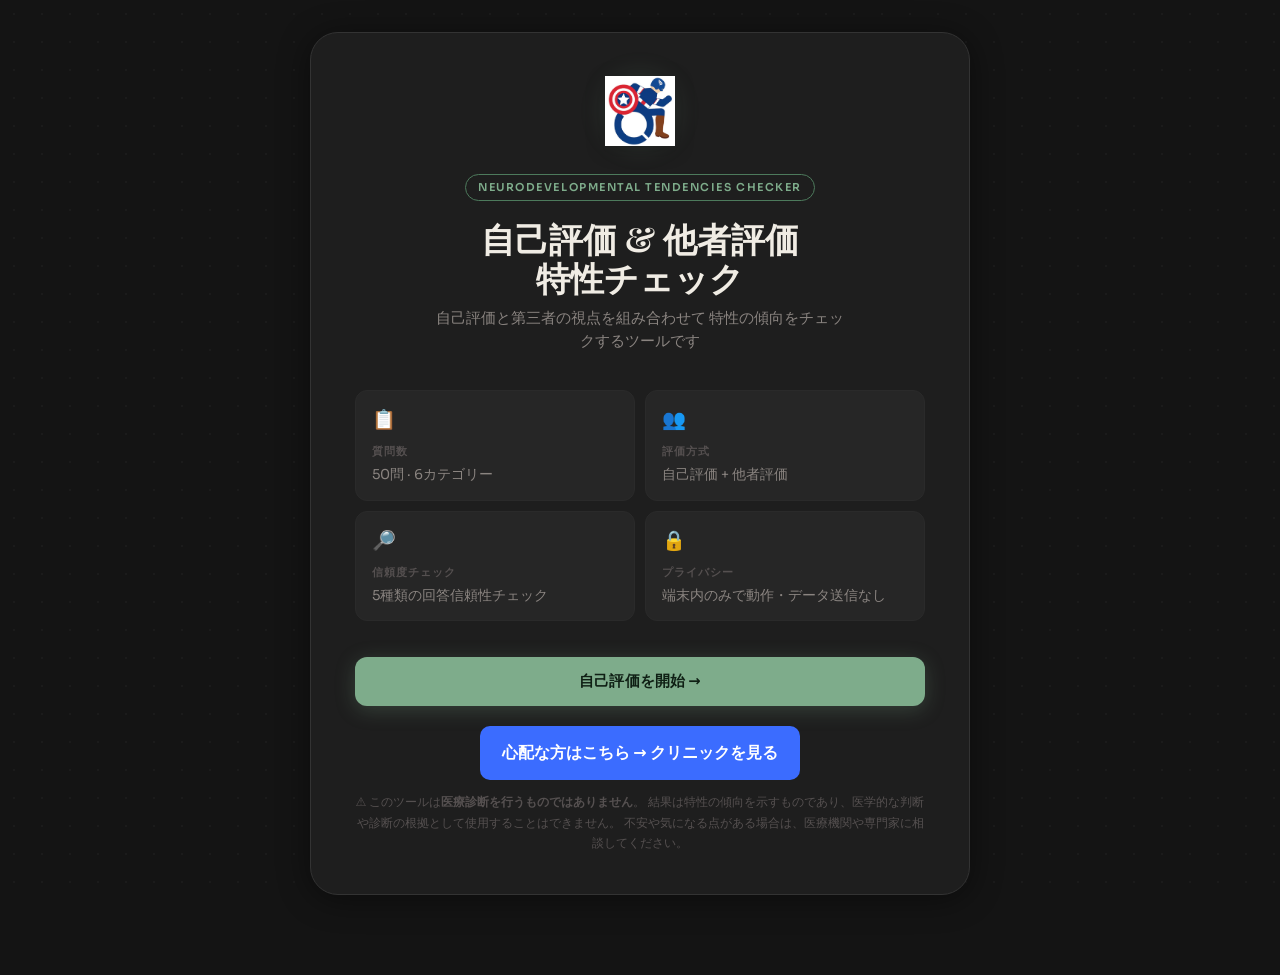
<file: index.html>
<!DOCTYPE html>
<html lang="ja">
<head>
  <meta charset="UTF-8" />
  <meta name="viewport" content="width=device-width, initial-scale=1.0" />
  <title>Self &amp; Other Evaluation — Neurodevelopmental Traits Checker</title>
  <link rel="stylesheet" href="style.css" />
</head>
<body>

  <!-- ══════════════════════════════════════════════════════════
       SCREEN 1 — START
  ══════════════════════════════════════════════════════════ -->
  <div id="screen-start" class="screen active">
    <div class="card">

     <div class="logo-mark">
  <img src="images/team.jpg" alt="logo">
</div>

      <span class="start-tag">Neurodevelopmental Tendencies Checker</span>

      <h1 class="start-title">自己評価 &amp; 他者評価<br>特性チェック</h1>
      <p class="start-subtitle">
        自己評価と第三者の視点を組み合わせて
        特性の傾向をチェックするツールです
      </p>

      <!-- Feature grid -->
      <div class="info-grid">
        <div class="info-item">
          <div class="info-icon">📋</div>
          <div class="info-label">質問数</div>
          <div class="info-value">50問 · 6カテゴリー</div>
        </div>
        <div class="info-item">
          <div class="info-icon">👥</div>
          <div class="info-label">評価方式</div>
          <div class="info-value">自己評価 + 他者評価</div>
        </div>
        <div class="info-item">
          <div class="info-icon">🔎</div>
          <div class="info-label">信頼度チェック</div>
          <div class="info-value">5種類の回答信頼性チェック</div>
        </div>
        <div class="info-item">
          <div class="info-icon">🔒</div>
          <div class="info-label">プライバシー</div>
          <div class="info-value">端末内のみで動作・データ送信なし</div>
        </div>
      </div>

      <!-- CTA -->
      <button class="btn-primary btn-full" onclick="startSelfEvaluation()">
        自己評価を開始 →
      </button>

      <div class="clinic-link-wrap">
  <a href="web.html" class="clinic-button">
    心配な方はこちら → クリニックを見る
  </a>
</div>

      <p class="start-disclaimer mt-12">
⚠ このツールは<strong>医療診断を行うものではありません</strong>。
結果は特性の傾向を示すものであり、医学的な判断や診断の根拠として使用することはできません。
不安や気になる点がある場合は、医療機関や専門家に相談してください。
</p>

    </div>
  </div>


  <!-- ══════════════════════════════════════════════════════════
       SCREEN 2 — QUESTION (shared by self & other phases)
  ══════════════════════════════════════════════════════════ -->
  <div id="screen-question" class="screen">
    <div class="card">

      <!-- Top bar -->
      <div class="q-topbar">
        <span id="phase-label" class="phase-label">自己評価</span>

        <div class="q-controls">
          <button id="back-btn" onclick="goBack()" style="visibility:hidden;">← 戻る</button>

          <button id="exit-btn" class="exit-btn" onclick="showExitModal()">
            終了
          </button>
        </div>
      </div>

      <!-- Progress -->
      <div class="progress-wrap">
        <div class="progress-bar">
          <div id="progress-fill" class="progress-fill"></div>
        </div>
        <div id="progress-text" class="progress-text">1 / 57</div>
      </div>

      <!-- Category badge -->
      <span id="category-badge" class="category-badge" data-cat="ADHD">⚡ ADHD 傾向</span>

      <!-- Question -->
      <p id="question-text" class="question-text">Loading…</p>

      <!-- Scale labels -->
      <div class="scale-labels">
        <span>全く当てはまらない</span>
        <span>あまり当てはまらない</span>
        <span>どちらとも言えない</span>
        <span>やや当てはまる</span>
        <span>当てはまる</span>
      </div>

      <!-- Answer buttons (1–5) -->
      <div class="answer-buttons">
        <button class="answer-btn" data-value="1" onclick="selectAnswer(1)">
          <span class="btn-num">1</span>
          <span class="btn-label">全く当てはまらない</span>
        </button>
        <button class="answer-btn" data-value="2" onclick="selectAnswer(2)">
          <span class="btn-num">2</span>
          <span class="btn-label">あまり当てはまらない</span>
        </button>
        <button class="answer-btn" data-value="3" onclick="selectAnswer(3)">
          <span class="btn-num">3</span>
          <span class="btn-label">どちらとも言えない</span>
        </button>
        <button class="answer-btn" data-value="4" onclick="selectAnswer(4)">
          <span class="btn-num">4</span>
          <span class="btn-label">やや当てはまる</span>
        </button>
        <button class="answer-btn" data-value="5" onclick="selectAnswer(5)">
          <span class="btn-num">5</span>
          <span class="btn-label">当てはまる</span>
        </button>
      </div>

    </div>
  </div>


  <!-- ══════════════════════════════════════════════════════════
       SCREEN 3 — TRANSITION
  ══════════════════════════════════════════════════════════ -->
  <div id="screen-transition" class="screen">
    <div class="card">

      <div class="tr-icon">🤝</div>
      <h2 class="tr-title">自己評価が完了しました</h2>
      <p class="tr-body">
        次に、この端末を <strong>友人・家族・パートナーなど</strong> あなたのことをよく知っている人に渡してください。 その方が <em>あなた</em>について同じ質問に回答します。
      </p>

      <ul class="tr-steps">
        <li>この人について、<strong>実際に見て感じた印象</strong>をもとに回答してください。</li>
        <li><strong>正直な印象</strong>で回答してください。正解・不正解はありません。</li>
        <li>迷った場合は、観察していて<strong>最も近いと感じる選択肢</strong>を選んでください。</li>
        <li>回答データは<strong>この端末内のみに保存</strong>され、外部へ送信されることはありません。</li>
      </ul>

      <button class="btn-primary btn-full" onclick="startOtherEvaluation()">
        他者評価を開始 →
      </button>
      <button class="btn-ghost btn-full" onclick="finishSelfOnly()">
  自己評価のみで結果を見る →
</button>
    </div>
  </div>


  <!-- ══════════════════════════════════════════════════════════
       SCREEN 4 — RESULTS
  ══════════════════════════════════════════════════════════ -->
  <div id="screen-results" class="screen">
    <div class="card">

      <!-- Header -->
      <div class="res-header">
        <div class="res-title-row">
          <span class="res-icon">📊</span>
          <h2 class="res-main-title">診断結果</h2>
        </div>
        <p class="res-subtitle">
          この結果は <em>特性の傾向を示すものであって</em>診断ではありません。
        </p>

        <!-- Legend -->
        <div class="score-legend">
          <span class="legend-item">
            <span class="legend-dot self"></span> 自己評価 (緑)
          </span>
          <span class="legend-item">
            <span class="legend-dot other"></span> 他者評価 (青)
          </span>
        </div>
      </div>

      <!-- ── Injected by result.js ─────────────────────────── -->
      <div id="results-content"></div>
      <!-- ───────────────────────────────────────────────────── -->

      <!-- Safety disclaimer — always shown -->
      <div class="safety-notice">
        <div class="safety-title">⚠ 重要な注意</div>
        <p>
このツールは<strong>医療診断ではありません</strong>。
結果は自己評価と他者評価に基づいた
「特性の傾向」を示すものであり、
専門的な診断の代わりにはなりません。

もし結果によって不安や困りごとがある場合は、
医療機関や専門家に相談することをおすすめします。
</p>
      </div>

      <!-- Restart -->
       <div class="clinic-link-wrap">
  <a href="web.html" class="clinic-button">
    結果が気になる方はこちら → 専門医に相談
  </a>
</div>
      <div class="res-footer">
        <button class="btn-ghost" onclick="restartApp()">↩ もう一度診断する</button>
      </div>

    </div>
  </div>


  <!-- ══════════════════════════════════════════════════════════
       EXIT MODAL
  ══════════════════════════════════════════════════════════ -->
  <div id="exit-modal-overlay" class="modal-overlay" onclick="handleOverlayClick(event)">
    <div class="modal-card">
      <div class="modal-icon">⏸</div>
      <h2 class="modal-title">診断を中断しますか？</h2>
      <p class="modal-body">
        現在の回答データを使って結果を表示するか、<br>ホームに戻ることができます。
      </p>

      <div class="modal-actions">

        <!-- Option 1: View results with current answers -->
        <button class="modal-btn modal-btn-primary" onclick="exitToResults()">
          <span class="modal-btn-icon">📊</span>
          <span class="modal-btn-text">
            <span class="modal-btn-label">診断結果を見る</span>
            <span class="modal-btn-sub">これまでの回答で結果を表示</span>
          </span>
        </button>

        <!-- Option 2: Return home -->
        <button class="modal-btn modal-btn-ghost" onclick="exitToHome()">
          <span class="modal-btn-icon">🏠</span>
          <span class="modal-btn-text">
            <span class="modal-btn-label">ホームに戻る</span>
            <span class="modal-btn-sub">回答データをリセットして最初から</span>
          </span>
        </button>

        <!-- Option 3: Cancel -->
        <button class="modal-btn modal-btn-cancel" onclick="closeExitModal()">
          キャンセル
        </button>

      </div>
    </div>
  </div>


  <!-- ══════════════════════════════════════════════════════════
       SCRIPTS  (load order matters)
       1. questions.js  — all data & config
       2. result.js     — scoring & result rendering
       3. script.js     — app controller
  ══════════════════════════════════════════════════════════ -->
  <script src="questions.js"></script>
  <script src="result.js"></script>
  <script src="script.js"></script>

  <!--
    TIMING FIX:
    The self-phase elapsed time is recorded when endSelfPhase() is called.
    We patch it here after all scripts load so selfElapsed is captured correctly.
  -->
  <script>
    (function() {
      const _orig = endSelfPhase;
      window.endSelfPhase = function() {
        selfElapsed = Math.round((Date.now() - phaseStart) / 1000);
        _orig();
      };
    })();
  </script>

</body>
</html>
</file>
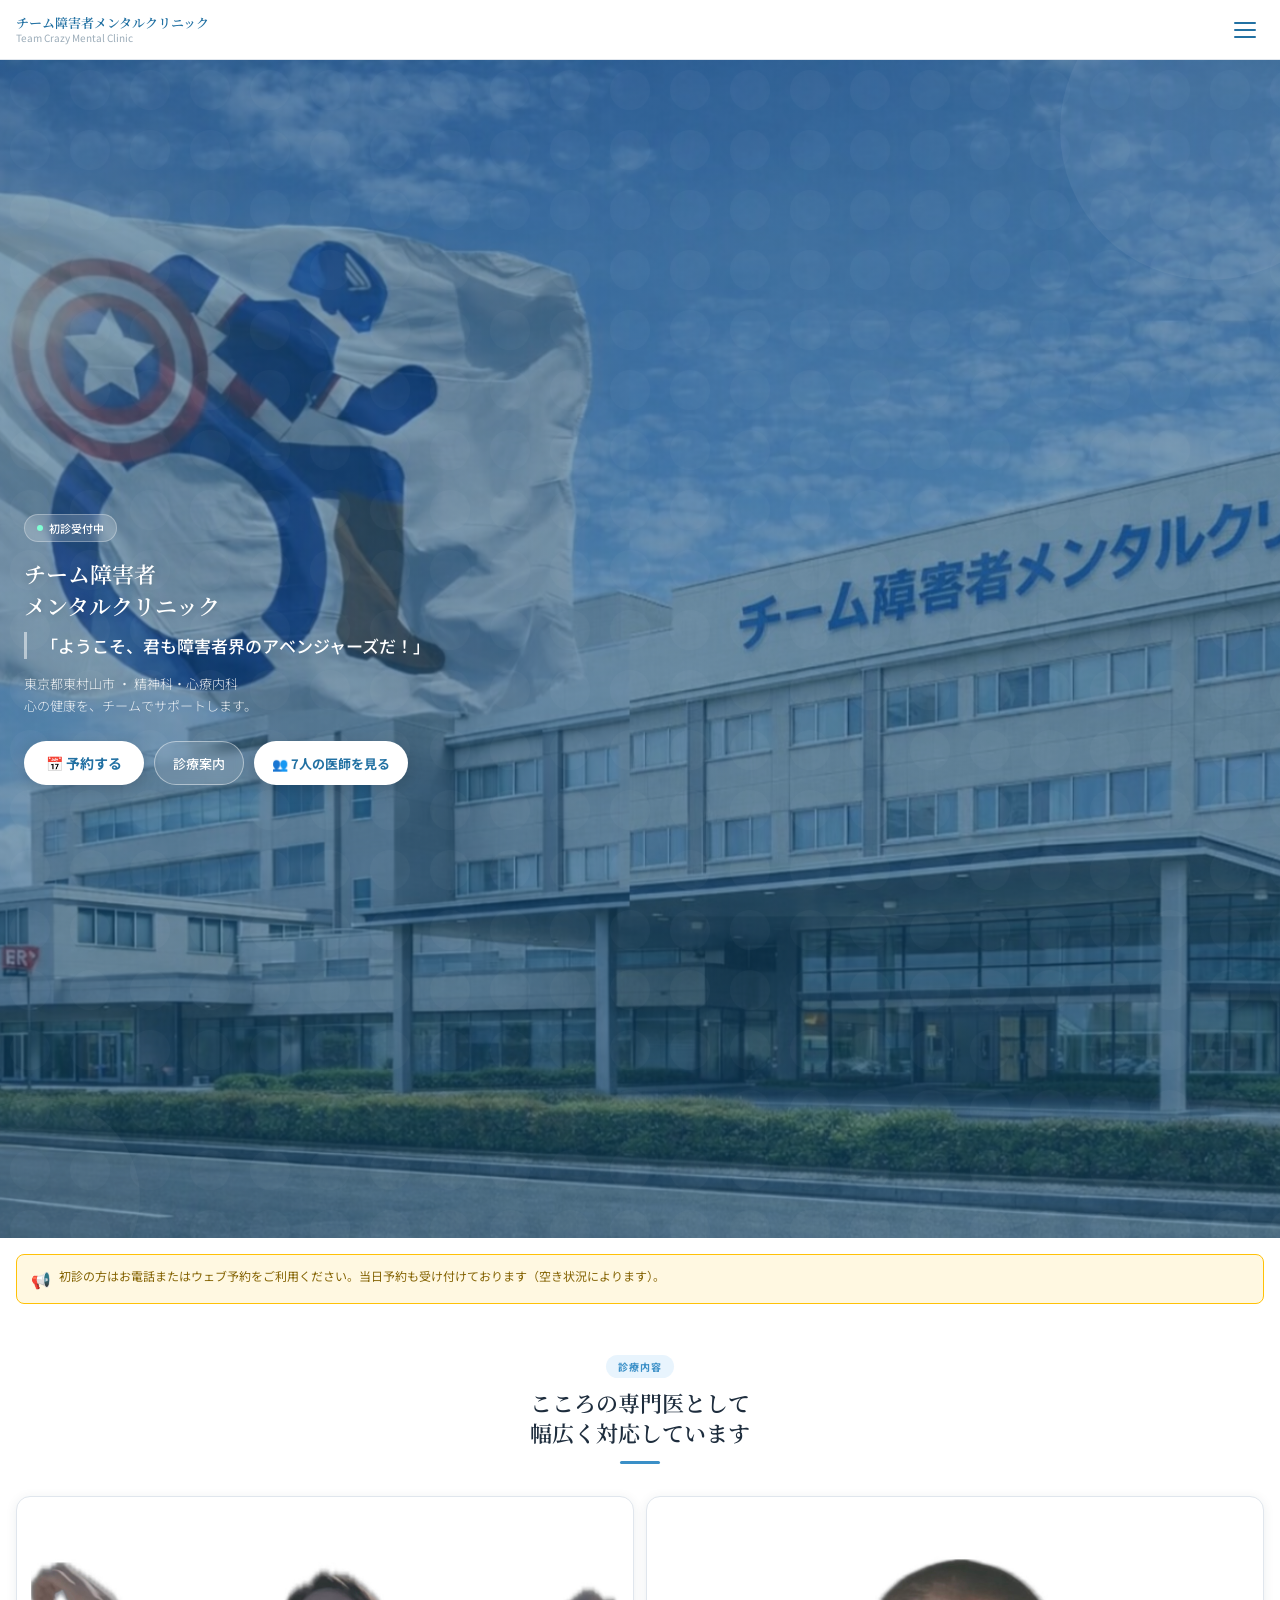
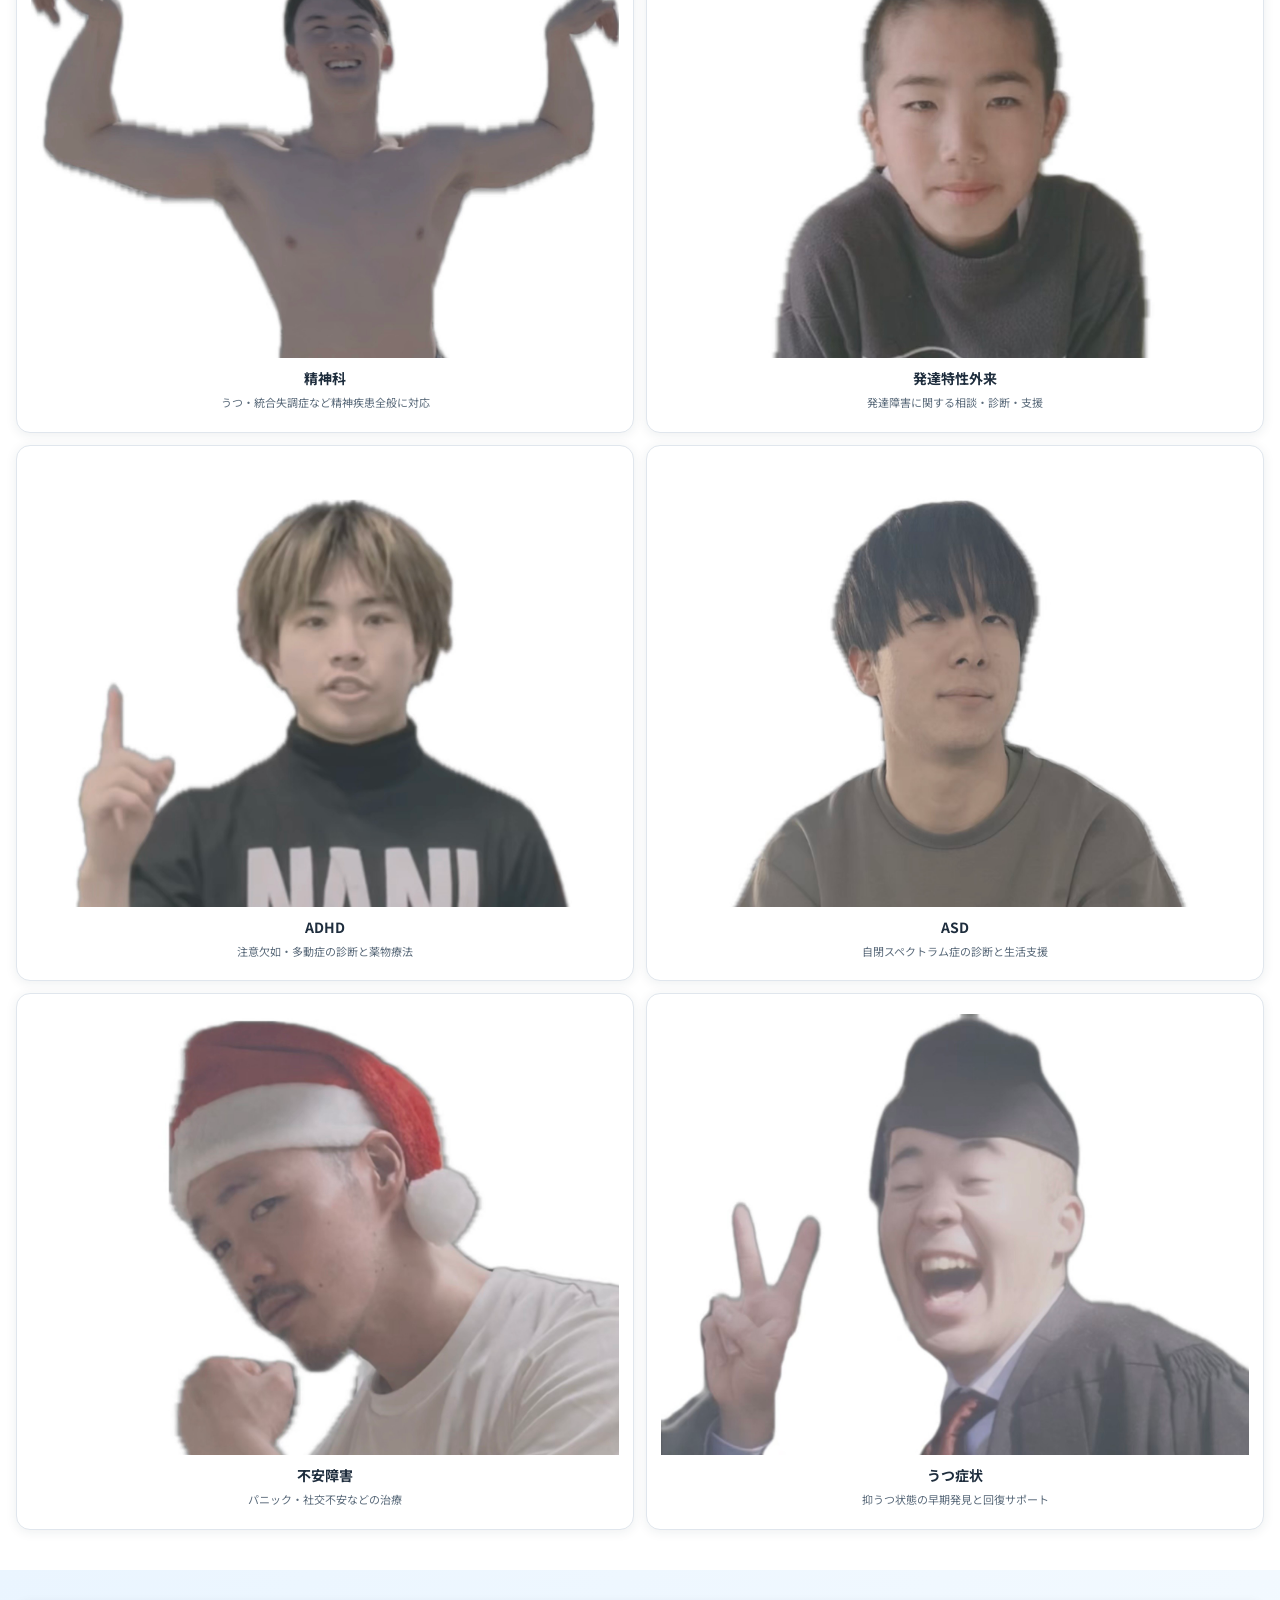
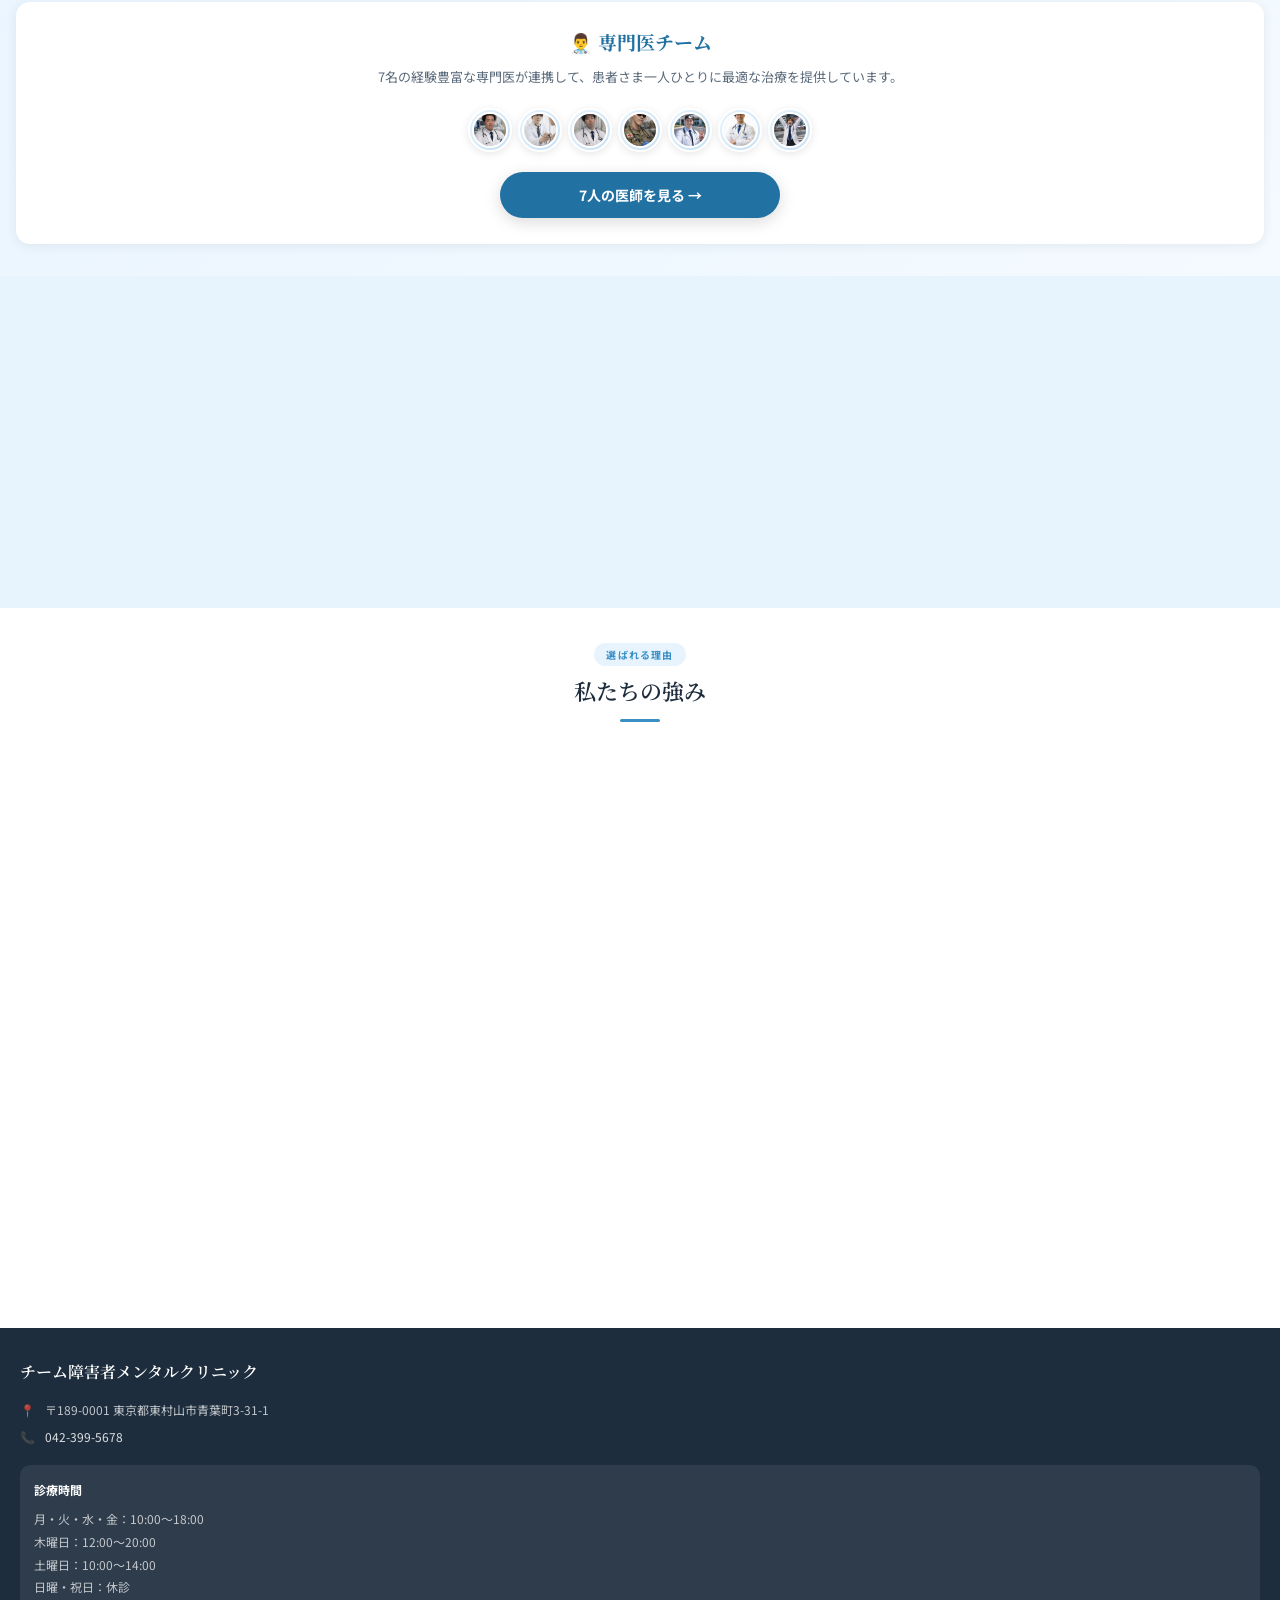
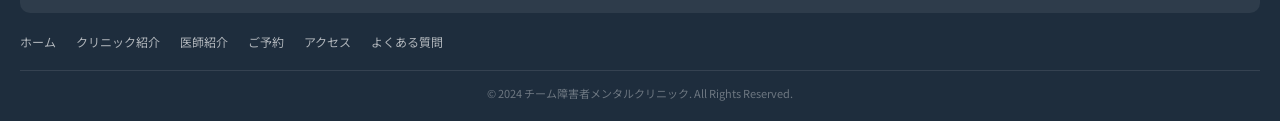
<file: web.html>
<!DOCTYPE html>
<html lang="ja">
<head>
<meta charset="UTF-8">
<meta name="viewport" content="width=device-width, initial-scale=1.0">
<title>チーム障害者メンタルクリニック</title>
<link rel="preconnect" href="https://fonts.googleapis.com">
<link href="https://fonts.googleapis.com/css2?family=Noto+Sans+JP:wght@300;400;500;700&family=Noto+Serif+JP:wght@400;600&display=swap" rel="stylesheet">
<link rel="stylesheet" href="web.css">
</head>
<body>


<!-- NAV -->
<nav>
  <div class="nav-logo">チーム障害者メンタルクリニック<span>Team Crazy Mental Clinic</span></div>
  <button class="nav-menu-btn" id="menuBtn" aria-label="メニュー">
    <span></span><span></span><span></span>
  </button>
</nav>
<div class="nav-drawer" id="navDrawer">
  <a href="#" onclick="showPage('home')" class="nav-link active" data-page="home"><span class="nav-icon">🏠</span>ホーム</a>
  <a href="#" onclick="showPage('clinic')" class="nav-link" data-page="clinic"><span class="nav-icon">🏥</span>クリニック紹介</a>
  <a href="#" onclick="showPage('doctors')" class="nav-link" data-page="doctors"><span class="nav-icon">👨‍⚕️</span>医師紹介</a>
  <a href="#" onclick="showPage('appointment')" class="nav-link" data-page="appointment"><span class="nav-icon">📅</span>ご予約</a>
  <a href="#" onclick="showPage('access')" class="nav-link" data-page="access"><span class="nav-icon">📍</span>アクセス</a>
  <a href="#" onclick="showPage('faq')" class="nav-link" data-page="faq"><span class="nav-icon">❓</span>よくある質問</a>
</div>

<!-- ══════ HOME ══════ -->
<div class="page active" id="page-home">
  <div class="hero">
    <div class="hero-bg"></div>
    <div class="hero-shapes"></div>
    <div class="hero-content hero-parallax">
      <div class="hero-badge"><span class="hero-dot"></span>初診受付中</div>
      <h1>チーム障害者<br>メンタルクリニック</h1>
      <div class="hero-quote">「ようこそ、君も障害者界のアベンジャーズだ！」</div>
      <p class="hero-sub">東京都東村山市 ・ 精神科・心療内科<br>心の健康を、チームでサポートします。</p>
      <div class="hero-btns">
        <button class="btn-white" onclick="showPage('appointment')">📅 予約する</button>
        <button class="btn-ghost" onclick="showPage('clinic')">診療案内</button>
        <button class="btn-white" onclick="showPage('doctors')" style="font-size:13px;padding:11px 18px;">👥 7人の医師を見る</button>
      </div>
    </div>
  </div>

  <div class="notice-bar reveal"><span style="font-size:16px;flex-shrink:0;">📢</span><span>初診の方はお電話またはウェブ予約をご利用ください。当日予約も受け付けております（空き状況によります）。</span></div>

  <div class="section-header reveal">
    <span class="section-label">診療内容</span>
    <h2 class="section-title">こころの専門医として<br>幅広く対応しています</h2>
    <div class="section-line"></div>
  </div>
  <div class="services-grid">
    <div class="service-card reveal reveal-delay-1"><div class="service-icon">
         <img src="images/jo.jpg">
    </div>
    <div class="service-name">精神科</div><div class="service-desc">うつ・統合失調症など精神疾患全般に対応</div></div>
    <div class="service-card reveal reveal-delay-2"><div class="service-icon">
         <img src="images/utsu.jpg">
    </div>
    <div class="service-name">発達特性外来</div><div class="service-desc">発達障害に関する相談・診断・支援</div></div>
    <div class="service-card reveal reveal-delay-3"><div class="service-icon">
         <img src="images/ari.jpg">
    </div>
    <div class="service-name">ADHD</div><div class="service-desc">注意欠如・多動症の診断と薬物療法</div></div>
    <div class="service-card reveal reveal-delay-4"><div class="service-icon">
         <img src="images/pin.jpg">
    </div>
    <div class="service-name">ASD</div><div class="service-desc">自閉スペクトラム症の診断と生活支援</div></div>
    <div class="service-card reveal reveal-delay-1"><div class="service-icon">
         <img src="images/take.jpg">
    </div>
    <div class="service-name">不安障害</div><div class="service-desc">パニック・社交不安などの治療</div></div>
    <div class="service-card reveal reveal-delay-2"><div class="service-icon">
         <img src="images/go.jpg">
    </div>
    <div class="service-name">うつ症状</div><div class="service-desc">抑うつ状態の早期発見と回復サポート</div></div>
  </div>

  <!-- DOCTORS TEASER -->
  <div class="doctors-teaser">
    <div class="doctors-teaser-card reveal">
      <h3>👨‍⚕️ 専門医チーム</h3>
      <p>7名の経験豊富な専門医が連携して、患者さま一人ひとりに最適な治療を提供しています。</p>
      <div class="mini-avatars" id="miniAvatars"></div>
      <button class="btn-white" style="background:var(--blue-dark);color:white;border:none;padding:13px 32px;font-size:14px;border-radius:100px;font-weight:700;width:100%;max-width:280px;justify-content:center;" onclick="showPage('doctors')">
        7人の医師を見る →
      </button>
    </div>
  </div>

  <div class="intro-section">
    <div class="intro-inner reveal">
      <h3>🏥 クリニックについて</h3>
      <p>チーム障害者メンタルクリニックは、東京都東村山市に2018年に開設した精神科・心療内科専門クリニックです。</p>
      <p>「君も障害者界のアベンジャーズだ！」を合言葉に、経験豊富な医師チームが患者さま一人ひとりに寄り添った丁寧な診療を提供しています。</p>
      <p>お子さまから高齢者まで、幅広い年代の方々のこころの健康をサポートしています。</p>
      <div style="margin-top:16px;text-align:right;"><button onclick="showPage('clinic')" style="background:var(--blue-dark);color:white;border:none;border-radius:100px;padding:11px 20px;font-size:13px;font-weight:700;cursor:pointer;">詳しく見る →</button></div>
    </div>
  </div>

  <div class="features-wrap">
    <div class="section-header" style="padding:0 0 24px;">
      <span class="section-label">選ばれる理由</span>
      <h2 class="section-title">私たちの強み</h2>
      <div class="section-line"></div>
    </div>
    <div class="feature-item reveal"><div class="feature-icon-wrap">👥</div><div class="feature-text"><h4>7名の専門医チーム</h4><p>複数の専門医が連携して治療方針を検討。より適切な診断と治療を実現します。</p></div></div>
    <div class="feature-item reveal reveal-delay-1"><div class="feature-icon-wrap">🔒</div><div class="feature-text"><h4>プライバシーの徹底保護</h4><p>個室での診察と厳格な個人情報管理により、安心してご相談いただける環境を整えています。</p></div></div>
    <div class="feature-item reveal reveal-delay-2"><div class="feature-icon-wrap">🚃</div><div class="feature-text"><h4>駅から徒歩5分</h4><p>東村山駅から徒歩5分。アクセスしやすい立地で、通院の負担を軽減します。</p></div></div>
    <div class="feature-item reveal reveal-delay-3"><div class="feature-icon-wrap">💳</div><div class="feature-text"><h4>保険診療対応</h4><p>健康保険・自立支援医療制度に対応。金銭的な不安なく治療に専念できます。</p></div></div>
  </div>

  <div class="info-strip reveal">
    <div class="info-item"><span class="info-icon">📍</span><div class="info-text"><strong>所在地</strong><span>東京都東村山市青葉町3-31-1</span></div></div>
    <div class="info-item"><span class="info-icon">📞</span><div class="info-text"><strong>お電話</strong><span><a href="tel:0423995678" style="color:white;">042-399-5678</a></span></div></div>
    <div class="info-item"><span class="info-icon">⏰</span><div class="info-text"><strong>診療時間</strong><span>月火水金 10:00〜18:00 / 木 12:00〜20:00 / 土 10:00〜14:00</span></div></div>
  </div>
  <div id="footer-home"></div>
</div>

<!-- ══════ CLINIC ══════ -->
<div class="page" id="page-clinic">
  <div class="page-hero">
    <span class="section-label">クリニック紹介</span>
    <h2 class="section-title">私たちについて</h2>
  </div>
  <div style="padding:24px 16px 0;">
    <div class="clinic-card reveal">
      <h3>📝 院長メッセージ</h3>
      <p>このたびは、チーム障害者メンタルクリニックのホームページをご覧いただき、誠にありがとうございます。院長の阿部 巧真です。</p>
      <p>「こころの病気」は、誰にでも起こりうるものです。私もゴキブリと呼ばれ、殴られ蹴られ、おっぱいをニヤミスし、挙げ句の果てには告白した返事が返ってきません。当クリニックでは、受診の敷居をできる限り低くし、一人でも多くの方が早期に適切なサポートを受けられる環境づくりに努めています。</p>
      <p>「君も、障害者界のアベンジャーズだ！」——この言葉を胸に、スタッフ一同、患者さまに寄り添い続けます。どうぞ、気軽にご相談ください。</p>
      <div style="margin-top:14px;text-align:right;font-size:13px;color:var(--text-light);">院長　阿部 巧真</div>
    </div>
    <div class="clinic-card reveal">
      <h3>🌿 クリニック理念</h3>
      <p><strong style="color:var(--blue-dark);">「共に歩む、こころの医療」</strong></p>
      <div style="margin-top:14px;display:flex;flex-direction:column;gap:10px;">
        <div style="background:var(--light-blue);border-radius:10px;padding:14px;font-size:13px;"><strong style="color:var(--blue-dark);">① 傾聴と共感</strong><br><span style="color:var(--text-light);font-size:12px;">患者さまの声に耳を傾け、感情に寄り添った診療を行います。</span></div>
        <div style="background:var(--light-blue);border-radius:10px;padding:14px;font-size:13px;"><strong style="color:var(--blue-dark);">② 科学的根拠に基づく治療</strong><br><span style="color:var(--text-light);font-size:12px;">最新のエビデンスに基づいた違法薬物療法・精神療法を提供します。</span></div>
        <div style="background:var(--light-blue);border-radius:10px;padding:14px;font-size:13px;"><strong style="color:var(--blue-dark);">③ 地域との連携</strong><br><span style="color:var(--text-light);font-size:12px;">地域の医療機関・支援機関と連携し、包括的なサポートを提供します。</span></div>
      </div>
    </div>
    <div class="clinic-card reveal">
      <h3>🏨 院内紹介</h3>
      <p>患者さまがリラックスして過ごせるよう、院内BGMに有川のバンド「Jellow Glow」の楽曲を使用し、全室バリアフリーで静かな院内環境を整えています。</p>
     <div class="facility-grid">

  <div class="facility-item">
    <div class="fi-icon">
      <img src="images/Room.PNG">
    </div>
    待合室
  </div>

  <div class="facility-item">
    <div class="fi-icon">
      <img src="images/Dr.PNG">
    </div>
    個室診察室×5
  </div>

  <div class="facility-item">
    <div class="fi-icon">
      <img src="images/Free.PNG">
    </div>
    バリアフリー設計
  </div>

  <div class="facility-item">
    <div class="fi-icon">
      <img src="images/Park.PNG">
    </div>
    提携駐車場
  </div>

  <div class="facility-item">
    <div class="fi-icon">
      <img src="images/Bathroom.PNG">
    </div>
    多目的トイレ
  </div>

  <div class="facility-item">
    <div class="fi-icon">
      <img src="images/Wifi.WEBP">
    </div>
    Free Wi-Fi
  </div>

</div>
    </div>
    <div class="clinic-card reveal" style="margin-bottom:40px;">
      <h3>📋 初診の流れ</h3>
      <div style="display:flex;flex-direction:column;">
        <div style="display:flex;gap:14px;padding:12px 0;border-bottom:1px solid var(--gray);"><div style="width:32px;height:32px;background:var(--blue-dark);color:white;border-radius:50%;display:flex;align-items:center;justify-content:center;font-size:13px;font-weight:700;flex-shrink:0;">1</div><div><strong style="font-size:13px;">ご予約</strong><p style="font-size:12px;color:var(--text-light);margin-top:3px;">お電話またはウェブからご予約ください。</p></div></div>
        <div style="display:flex;gap:14px;padding:12px 0;border-bottom:1px solid var(--gray);"><div style="width:32px;height:32px;background:var(--blue-dark);color:white;border-radius:50%;display:flex;align-items:center;justify-content:center;font-size:13px;font-weight:700;flex-shrink:0;">2</div><div><strong style="font-size:13px;">来院・受付</strong><p style="font-size:12px;color:var(--text-light);margin-top:3px;">保険証・お薬手帳をお持ちください。</p></div></div>
        <div style="display:flex;gap:14px;padding:12px 0;border-bottom:1px solid var(--gray);"><div style="width:32px;height:32px;background:var(--blue-dark);color:white;border-radius:50%;display:flex;align-items:center;justify-content:center;font-size:13px;font-weight:700;flex-shrink:0;">3</div><div><strong style="font-size:13px;">問診票記入</strong><p style="font-size:12px;color:var(--text-light);margin-top:3px;">症状や気になることを記入していただきます。</p></div></div>
        <div style="display:flex;gap:14px;padding:12px 0;border-bottom:1px solid var(--gray);"><div style="width:32px;height:32px;background:var(--blue-dark);color:white;border-radius:50%;display:flex;align-items:center;justify-content:center;font-size:13px;font-weight:700;flex-shrink:0;">4</div><div><strong style="font-size:13px;">診察</strong><p style="font-size:12px;color:var(--text-light);margin-top:3px;">医師が丁寧に問診・診察を行います（約30分）。</p></div></div>
        <div style="display:flex;gap:14px;padding:12px 0;"><div style="width:32px;height:32px;background:var(--blue-dark);color:white;border-radius:50%;display:flex;align-items:center;justify-content:center;font-size:13px;font-weight:700;flex-shrink:0;">5</div><div><strong style="font-size:13px;">会計・処方</strong><p style="font-size:12px;color:var(--text-light);margin-top:3px;">お薬が必要な場合は処方箋をお渡しします。</p></div></div>
      </div>
    </div>
  </div>
  <div id="footer-clinic"></div>
</div>

<!-- ══════ DOCTORS ══════ -->
<div class="page" id="page-doctors">
  <div class="page-hero">
    <span class="section-label">医師紹介</span>
    <h2 class="section-title">専門医チーム</h2>
    <p>7名の専門医が連携してサポートします</p>
  </div>
  <div class="doctors-list" id="doctorsList"></div>
  <div id="footer-doctors"></div>
</div>

<!-- ══════ APPOINTMENT ══════ -->
<div class="page" id="page-appointment">
  <div class="page-hero">
    <span class="section-label">ご予約</span>
    <h2 class="section-title">診察のご予約</h2>
  </div>
  <div class="appt-section">
    <div class="appt-tabs">
      <div class="appt-tab active" onclick="switchTab('form',this)">📝 予約フォーム</div>
      <div class="appt-tab" onclick="switchTab('cal',this)">📅 日程選択</div>
    </div>
    <div class="appt-panel active" id="appt-form">
      <div class="form-group"><label>お名前 <span>必須</span></label><input type="text" class="form-control" placeholder="山田 太郎" id="f-name"></div>
      <div class="form-group"><label>電話番号 <span>必須</span></label><input type="tel" class="form-control" placeholder="090-1234-5678" id="f-tel"></div>
      <div class="form-group"><label>メールアドレス</label><input type="email" class="form-control" placeholder="example@email.com"></div>
      <div class="form-group"><label>希望日 <span>必須</span></label><input type="date" class="form-control" id="f-date"></div>
      <div class="form-group"><label>希望時間帯</label><select class="form-control"><option value="">選択してください</option><option>午前（10:00〜12:00）</option><option>午後（13:00〜16:00）</option><option>夕方（16:00〜18:00）</option><option>夜間（木曜 18:00〜20:00）</option></select></div>
      <div class="form-group"><label>初診・再診</label><select class="form-control"><option>初診</option><option>再診</option></select></div>
      <div class="form-group"><label>ご相談内容</label><textarea class="form-control" placeholder="症状やご相談内容を簡単にお書きください..."></textarea></div>
      <button class="submit-btn" onclick="submitForm()">予約を送信する</button>
      <div class="success-msg" id="successMsg"><div class="check">✅</div><h4>予約を受け付けました</h4><p>ご予約ありがとうございます。<br>担当スタッフより確認のご連絡をさしあげます。<br>電話番号：042-399-5678</p></div>
      <div style="margin-top:20px;background:var(--light-blue);border-radius:10px;padding:14px;font-size:12px;color:var(--text-light);line-height:1.8;"><strong style="color:var(--blue-dark);display:block;margin-bottom:6px;">📞 お電話でのご予約</strong><a href="tel:0423995678" style="font-size:16px;font-weight:700;color:var(--blue-dark);display:block;">042-399-5678</a>受付時間：診療時間中</div>
    </div>
    <div class="appt-panel" id="appt-cal">
      <div class="calendar-wrap" id="calendarWrap"></div>
      <div style="margin-top:14px;padding:14px;background:var(--light-blue);border-radius:10px;font-size:12px;color:var(--text-light);line-height:1.8;"><strong style="color:var(--blue-dark);display:block;margin-bottom:4px;">ご注意</strong>日曜・祝日は休診です。木曜の診療は12:00〜20:00です。<br>ご希望の日程を選択後、お電話でご確認ください。</div>
    </div>
  </div>
  <div id="footer-appointment"></div>
</div>

<!-- ══════ ACCESS ══════ -->
<div class="page" id="page-access">
  <div class="page-hero">
    <span class="section-label">アクセス</span>
    <h2 class="section-title">クリニックへのご案内</h2>
  </div>
  <div class="access-section">
    <div class="access-card reveal"><h3>📍 所在地・連絡先</h3><p><strong>〒189-0001</strong><br>東京都東村山市青葉町3-31-1<br><br><a href="tel:0423995678" style="font-size:18px;font-weight:700;color:var(--blue-dark);">📞 042-399-5678</a></p></div>
    <div class="access-card reveal"><h3>⏰ 診療時間</h3><table class="hours-table"><tr><td>月・火・水・金</td><td>10:00 〜 18:00</td></tr><tr><td>木曜日</td><td>12:00 〜 20:00</td></tr><tr><td>土曜日</td><td>10:00 〜 14:00</td></tr><tr><td class="closed">日曜・祝日</td><td class="closed">休診</td></tr></table><p style="margin-top:10px;font-size:11px;color:var(--gray-mid);">※受付は診療終了30分前まで</p></div>
    <div class="access-card reveal"><h3>🚃 交通アクセス</h3><p>西武新宿線・西武拝島線「<strong>東村山駅</strong>」東口より徒歩約5分</p><div style="margin-top:10px;background:var(--gray-light);border-radius:8px;padding:12px;font-size:12px;color:var(--text-light);">🅿️ お車でお越しの方：近隣の提携駐車場をご利用ください（最大2時間無料）</div></div>
    <div class="reveal"><div class="map-wrap"><iframe src="https://www.google.com/maps/embed?pb=!1m18!1m12!1m3!1d3238.2!2d139.4724!3d35.7548!2m3!1f0!2f0!3f0!3m2!1i1024!2i768!4f13.1!3m3!1m2!1s0x6018e8e8e8e8e8e8%3A0x0!2z5p2x5Lqs6YO95p2x5p2l5bGx5biC6Z2S6JGJ55S677yT5LiB55uu77yZ77yQ!5e0!3m2!1sja!2sjp!4v1620000000000" allowfullscreen="" loading="lazy"></iframe></div><p style="font-size:11px;color:var(--gray-mid);text-align:center;padding:8px;">東京都東村山市青葉町3-31-1</p></div>
  </div>
  <div id="footer-access"></div>
</div>

<!-- ══════ FAQ ══════ -->
<div class="page" id="page-faq">
  <div class="page-hero">
    <span class="section-label">よくある質問</span>
    <h2 class="section-title">FAQ</h2>
  </div>
  <div class="faq-section" id="faqList"></div>
  <div id="footer-faq"></div>
</div>

<!-- ══════ DOCTOR MODAL ══════ -->
<div class="modal-overlay" id="doctorModal" onclick="bgClose(event)">
  <div class="modal-sheet" id="modalSheet">
    <div class="modal-handle" onclick="closeModal()"></div>
    <button class="modal-close" onclick="closeModal()">✕</button>
    <div id="modalContent"></div>
  </div>
</div>

<script src="web.js"></script>
</body>
</html>
</file>
<file: style.css>
/* ============================================================
   style.css — Self & Other Evaluation Tool  v2
   Design: Dark editorial — deep charcoal, warm ivory, sage green accents
   Font pairing: Playfair Display (headings) + Sora (body)
   ============================================================ */

@import url('https://fonts.googleapis.com/css2?family=Playfair+Display:ital,wght@0,500;0,700;1,500&family=Sora:wght@300;400;500;600&display=swap');

/* ── Design Tokens ────────────────────────────────────────── */
:root {
  /* Dark backgrounds */
  --bg:          #141414;
  --surface:     #1e1e1e;
  --surface-2:   #262626;
  --surface-3:   #2e2e2e;
  --border:      #333333;
  --border-faint:#2a2a2a;

  /* Accent palette */
  --sage:        #7eac8b;
  --sage-dark:   #4d7a5c;
  --sage-faint:  rgba(126, 172, 139, 0.10);
  --sage-glow:   rgba(126, 172, 139, 0.20);

  --amber:       #c99a4a;
  --amber-faint: rgba(201, 154, 74, 0.12);

  --rose:        #c0675a;
  --rose-faint:  rgba(192, 103, 90, 0.12);

  --sky:         #5a8fc0;
  --sky-faint:   rgba(90, 143, 192, 0.12);

  /* Text */
  --text:        #f0ece4;
  --text-muted:  #8a8480;
  --text-dim:    #555050;

  /* Fonts */
  --font-display: 'Playfair Display', Georgia, serif;
  --font-body:    'Sora', system-ui, sans-serif;

  /* Geometry */
  --radius-sm:   6px;
  --radius-md:   12px;
  --radius-lg:   20px;
  --radius-xl:   28px;

  /* Shadows */
  --shadow-card: 0 4px 32px rgba(0, 0, 0, 0.45);
  --shadow-glow: 0 0 0 3px var(--sage-glow);

  --transition: 0.2s ease;
}

/* ── Reset ────────────────────────────────────────────────── */
*, *::before, *::after { box-sizing: border-box; margin: 0; padding: 0; }
html { font-size: 16px; scroll-behavior: smooth; }
body {
  font-family: var(--font-body);
  background: var(--bg);
  color: var(--text);
  min-height: 100vh;
  display: flex;
  flex-direction: column;
  align-items: center;
  padding: 32px 16px 80px;
  line-height: 1.6;
}

/* Subtle dot grid background */
body::before {
  content: "";
  position: fixed;
  inset: 0;
  background-image: radial-gradient(circle, #ffffff08 1px, transparent 1px);
  background-size: 28px 28px;
  pointer-events: none;
  z-index: 0;
}

/* ── Screen wrapper ───────────────────────────────────────── */
.screen {
  display: none;
  width: 100%;
  max-width: 660px;
  position: relative;
  z-index: 1;
  animation: screenIn 0.38s cubic-bezier(0.22, 1, 0.36, 1) both;
}
.screen.active { display: block; }

@keyframes screenIn {
  from { opacity: 0; transform: translateY(20px); }
  to   { opacity: 1; transform: translateY(0); }
}

/* ── Card ─────────────────────────────────────────────────── */
.card {
  background: var(--surface);
  border: 1px solid var(--border);
  border-radius: var(--radius-xl);
  box-shadow: var(--shadow-card);
  padding: 44px 44px 40px;
}

@media (max-width: 520px) {
  .card { padding: 28px 22px 26px; border-radius: var(--radius-lg); }
}

/* ── ─────────────── START SCREEN ─────────────────────────── */
#screen-start .card { text-align: center; }

.logo-mark {
  width: 68px;
  height: 68px;
  border-radius: 50%;
  background: var(--sage-faint);
  border: 1px solid var(--sage-dark);
  font-size: 28px;
  display: flex;
  align-items: center;
  justify-content: center;
  margin: 0 auto 28px;
  box-shadow: 0 0 28px var(--sage-glow);
}

.start-tag {
  display: inline-block;
  font-size: 0.68rem;
  font-weight: 600;
  letter-spacing: 0.14em;
  text-transform: uppercase;
  color: var(--sage);
  border: 1px solid var(--sage-dark);
  padding: 4px 12px;
  border-radius: 20px;
  margin-bottom: 18px;
}

.start-title {
  font-family: var(--font-display);
  font-size: 2.1rem;
  font-weight: 700;
  line-height: 1.15;
  color: var(--text);
  margin-bottom: 10px;
}

.start-subtitle {
  font-size: 0.93rem;
  color: var(--text-muted);
  font-weight: 300;
  margin-bottom: 36px;
  max-width: 420px;
  margin-left: auto;
  margin-right: auto;
}

/* Info grid */
.info-grid {
  display: grid;
  grid-template-columns: 1fr 1fr;
  gap: 10px;
  margin-bottom: 36px;
  text-align: left;
}

.info-item {
  background: var(--surface-2);
  border: 1px solid var(--border-faint);
  border-radius: var(--radius-md);
  padding: 14px 16px;
}

.info-icon { font-size: 1.2rem; margin-bottom: 7px; }
.info-label {
  font-size: 0.67rem;
  font-weight: 600;
  letter-spacing: 0.1em;
  text-transform: uppercase;
  color: var(--text-dim);
  margin-bottom: 4px;
}
.info-value { font-size: 0.85rem; color: var(--text-muted); }

.start-disclaimer {
  margin-top: 20px;
  font-size: 0.76rem;
  color: var(--text-dim);
  line-height: 1.7;
}

/* ── ─────────────── QUESTION SCREEN ──────────────────────── */
.q-topbar {
  display: flex;
  align-items: center;
  justify-content: space-between;
  margin-bottom: 22px;
}

.phase-label {
  font-size: 0.7rem;
  font-weight: 600;
  letter-spacing: 0.12em;
  text-transform: uppercase;
  color: var(--sage);
  background: var(--sage-faint);
  border: 1px solid var(--sage-dark);
  padding: 4px 11px;
  border-radius: 20px;
}

.q-controls {
  display: flex;
  align-items: center;
  gap: 8px;
}

#back-btn {
  background: none;
  border: 1px solid var(--border);
  border-radius: var(--radius-sm);
  padding: 5px 14px;
  font-size: 0.78rem;
  color: var(--text-muted);
  cursor: pointer;
  transition: var(--transition);
  font-family: var(--font-body);
}
#back-btn:hover { border-color: var(--text-muted); color: var(--text); }

/* Exit button */
.exit-btn {
  background: none;
  border: 1px solid rgba(192, 103, 90, 0.35);
  border-radius: var(--radius-sm);
  padding: 5px 14px;
  font-size: 0.78rem;
  color: var(--rose);
  cursor: pointer;
  transition: var(--transition);
  font-family: var(--font-body);
  font-weight: 500;
}
.exit-btn:hover {
  background: var(--rose-faint);
  border-color: var(--rose);
  color: var(--text);
}

/* Progress */
.progress-wrap { margin-bottom: 10px; }

.progress-bar {
  height: 3px;
  background: var(--surface-3);
  border-radius: 10px;
  overflow: hidden;
  margin-bottom: 7px;
}

.progress-fill {
  height: 100%;
  background: linear-gradient(90deg, var(--sage-dark), var(--sage));
  border-radius: 10px;
  transition: width 0.45s ease;
  width: 0%;
}

.progress-text {
  font-size: 0.72rem;
  color: var(--text-dim);
  text-align: right;
  font-weight: 500;
}

/* Category badge */
.category-badge {
  display: inline-block;
  font-size: 0.72rem;
  color: var(--text-muted);
  background: var(--surface-2);
  border: 1px solid var(--border-faint);
  border-radius: var(--radius-sm);
  padding: 4px 11px;
  margin: 18px 0 14px;
}

/* Special styling for reliability check badge */
.category-badge[data-cat="RELIABILITY"] {
  color: var(--amber);
  background: var(--amber-faint);
  border-color: rgba(201, 154, 74, 0.3);
}

/* Question text */
.question-text {
  font-family: var(--font-display);
  font-size: 1.3rem;
  line-height: 1.55;
  color: var(--text);
  margin-bottom: 34px;
  min-height: 72px;
}

.question-text.fade-in {
  animation: fadeUp 0.28s ease both;
}

@keyframes fadeUp {
  from { opacity: 0; transform: translateY(8px); }
  to   { opacity: 1; transform: translateY(0); }
}

/* Scale labels */
.scale-labels {
  display: flex;
  justify-content: space-between;
  font-size: 0.67rem;
  color: var(--text-dim);
  margin-bottom: 9px;
  padding: 0 2px;
}

/* Answer buttons */
.answer-buttons {
  display: grid;
  grid-template-columns: repeat(5, 1fr);
  gap: 8px;
}

.answer-btn {
  background: var(--surface-2);
  border: 1px solid var(--border);
  border-radius: var(--radius-md);
  padding: 16px 4px 12px;
  cursor: pointer;
  transition: var(--transition);
  display: flex;
  flex-direction: column;
  align-items: center;
  gap: 5px;
  font-family: var(--font-body);
}

.answer-btn:hover {
  border-color: var(--sage-dark);
  background: var(--sage-faint);
  transform: translateY(-2px);
  box-shadow: 0 4px 16px rgba(0,0,0,0.3);
}

.answer-btn.selected {
  border-color: var(--sage);
  background: var(--sage-faint);
  box-shadow: var(--shadow-glow);
}

.btn-num {
  font-size: 1.15rem;
  font-weight: 600;
  color: var(--text);
}

.btn-label {
  font-size: 0.6rem;
  color: var(--text-muted);
  text-align: center;
  line-height: 1.3;
}

.answer-btn.selected .btn-num,
.answer-btn.selected .btn-label { color: var(--sage); }

/* ── ─────────────── TRANSITION SCREEN ────────────────────── */
#screen-transition .card { text-align: center; }

.tr-icon { font-size: 3rem; margin-bottom: 18px; }

.tr-title {
  font-family: var(--font-display);
  font-size: 1.65rem;
  margin-bottom: 10px;
}

.tr-body {
  color: var(--text-muted);
  font-size: 0.92rem;
  font-weight: 300;
  line-height: 1.75;
  margin-bottom: 28px;
  max-width: 460px;
  margin-left: auto;
  margin-right: auto;
}

.tr-steps {
  list-style: none;
  background: var(--surface-2);
  border: 1px solid var(--border-faint);
  border-radius: var(--radius-md);
  padding: 18px 22px;
  margin-bottom: 32px;
  text-align: left;
}

.tr-steps li {
  display: flex;
  gap: 10px;
  align-items: flex-start;
  font-size: 0.87rem;
  color: var(--text-muted);
  padding: 6px 0;
  line-height: 1.5;
}

.tr-steps li::before {
  content: "→";
  color: var(--sage);
  flex-shrink: 0;
}

/* ── ─────────────── RESULTS SCREEN ───────────────────────── */
.res-header { margin-bottom: 24px; }

.res-title-row {
  display: flex;
  align-items: center;
  gap: 12px;
  margin-bottom: 6px;
}

.res-icon { font-size: 1.5rem; }

.res-main-title {
  font-family: var(--font-display);
  font-size: 1.65rem;
  color: var(--text);
}

.res-subtitle {
  font-size: 0.85rem;
  color: var(--text-muted);
  font-weight: 300;
  line-height: 1.65;
  margin-bottom: 6px;
}

/* Score legend */
.score-legend {
  display: flex;
  gap: 18px;
  margin-bottom: 22px;
}

.legend-item {
  display: flex;
  align-items: center;
  gap: 6px;
  font-size: 0.72rem;
  color: var(--text-dim);
}

.legend-dot {
  width: 10px;
  height: 10px;
  border-radius: 50%;
}
.legend-dot.self  { background: var(--sage); }
.legend-dot.other { background: var(--sky); }

/* Summary panel */
.summary-panel {
  background: var(--sage-faint);
  border: 1px solid rgba(126, 172, 139, 0.2);
  border-radius: var(--radius-md);
  padding: 18px 22px;
  margin-bottom: 18px;
}

.sp-row {
  font-size: 0.88rem;
  color: var(--text-muted);
  line-height: 1.65;
}
.sp-row + .sp-row { margin-top: 6px; }
.sp-gap { color: var(--text-dim); }

/* Reliability panel */
.reliability-panel {
  background: var(--surface-2);
  border: 1px solid var(--border);
  border-radius: var(--radius-md);
  padding: 22px 24px;
  margin-bottom: 18px;
}

.rel-header {
  display: flex;
  align-items: flex-start;
  gap: 12px;
  margin-bottom: 14px;
}

.rel-icon { font-size: 1.3rem; flex-shrink: 0; margin-top: 2px; }

.rel-title {
  font-size: 0.95rem;
  font-weight: 600;
  color: var(--text);
  margin-bottom: 2px;
}

.rel-subtitle {
  font-size: 0.76rem;
  color: var(--text-dim);
}

.rel-badge {
  margin-left: auto;
  flex-shrink: 0;
  font-size: 0.68rem;
  font-weight: 600;
  letter-spacing: 0.06em;
  text-transform: uppercase;
  padding: 4px 10px;
  border-radius: 20px;
}

.rel-high   { background: rgba(126,172,139,0.15); color: var(--sage); }
.rel-medium { background: var(--amber-faint); color: var(--amber); }
.rel-low    { background: var(--rose-faint); color: var(--rose); }

.rel-desc {
  font-size: 0.83rem;
  color: var(--text-muted);
  line-height: 1.65;
  margin-bottom: 16px;
}

.rel-scores { display: flex; flex-direction: column; gap: 8px; margin-bottom: 14px; }

.rel-score-block {
  display: flex;
  align-items: center;
  gap: 10px;
}

.rel-score-label {
  font-size: 0.7rem;
  color: var(--text-dim);
  width: 70px;
  flex-shrink: 0;
}

.rel-score-bar-wrap {
  flex: 1;
  height: 6px;
  background: var(--surface-3);
  border-radius: 10px;
  overflow: hidden;
}

.rel-score-bar {
  height: 100%;
  border-radius: 10px;
  transition: width 0.8s ease;
}

.rel-score-bar.rel-high   { background: var(--sage); }
.rel-score-bar.rel-medium { background: var(--amber); }
.rel-score-bar.rel-low    { background: var(--rose); }

.rel-score-num {
  font-size: 0.75rem;
  color: var(--text-muted);
  width: 46px;
  text-align: right;
  flex-shrink: 0;
}

.rel-score-tag {
  font-size: 0.64rem;
  font-weight: 600;
  padding: 2px 8px;
  border-radius: 10px;
  flex-shrink: 0;
  text-transform: uppercase;
}

.rel-flags { border-top: 1px solid var(--border-faint); padding-top: 14px; }

.rel-flags-title {
  font-size: 0.76rem;
  color: var(--text-dim);
  margin-bottom: 10px;
}

.rel-flags-cols {
  display: grid;
  grid-template-columns: 1fr 1fr;
  gap: 16px;
}

.rel-phase-label {
  font-size: 0.7rem;
  font-weight: 600;
  color: var(--text-dim);
  margin-bottom: 6px;
}

.flag-list {
  list-style: none;
  display: flex;
  flex-direction: column;
  gap: 4px;
}

.flag-list li {
  font-size: 0.77rem;
  color: var(--amber);
  background: var(--amber-faint);
  border-radius: var(--radius-sm);
  padding: 5px 9px;
  line-height: 1.4;
}

.no-flags {
  font-size: 0.77rem;
  color: var(--sage);
}

/* Result cards */
.result-card {
  background: var(--surface);
  border: 1px solid var(--border);
  border-radius: var(--radius-md);
  padding: 22px 24px;
  margin-bottom: 14px;
  box-shadow: 0 2px 16px rgba(0,0,0,0.25);
}

.rc-header {
  display: flex;
  align-items: flex-start;
  gap: 14px;
  margin-bottom: 18px;
}

.rc-icon { font-size: 1.5rem; flex-shrink: 0; margin-top: 2px; }

.rc-title-wrap { flex: 1; }

.rc-name {
  font-size: 0.95rem;
  font-weight: 600;
  color: var(--text);
  margin-bottom: 3px;
}

.rc-desc {
  font-size: 0.76rem;
  color: var(--text-dim);
  line-height: 1.55;
}

/* Level badges */
.level-badge {
  flex-shrink: 0;
  font-size: 0.67rem;
  font-weight: 600;
  letter-spacing: 0.07em;
  text-transform: uppercase;
  padding: 4px 10px;
  border-radius: 20px;
}

.lv-low      { background: rgba(126,172,139,0.15); color: var(--sage); }
.lv-moderate { background: var(--amber-faint); color: var(--amber); }
.lv-high     { background: var(--rose-faint); color: var(--rose); }

/* Score rows */
.score-rows { margin-bottom: 14px; }

.score-row {
  display: flex;
  align-items: center;
  gap: 10px;
  margin-bottom: 8px;
}

.sr-label {
  font-size: 0.68rem;
  font-weight: 500;
  color: var(--text-dim);
  width: 36px;
  flex-shrink: 0;
}

.sr-track {
  flex: 1;
  height: 7px;
  background: var(--surface-3);
  border-radius: 10px;
  overflow: hidden;
}

.sr-fill {
  height: 100%;
  border-radius: 10px;
  transition: width 0.9s cubic-bezier(0.34, 1.56, 0.64, 1);
}

.self-fill  { background: linear-gradient(90deg, var(--sage-dark), var(--sage)); }
.other-fill { background: linear-gradient(90deg, #3a6f9e, var(--sky)); }

.sr-num {
  font-size: 0.75rem;
  color: var(--text-muted);
  width: 38px;
  text-align: right;
  flex-shrink: 0;
}

.sr-max { color: var(--text-dim); font-size: 0.68rem; }

.sr-tag {
  font-size: 0.63rem;
  font-weight: 600;
  padding: 2px 7px;
  border-radius: 10px;
  flex-shrink: 0;
  text-transform: uppercase;
}

/* Interpretation */
.rc-interpretation {
  font-size: 0.83rem;
  color: var(--text-muted);
  line-height: 1.65;
  font-weight: 300;
}

/* Gap alert */
.gap-alert {
  display: flex;
  align-items: flex-start;
  gap: 9px;
  margin-top: 12px;
  padding: 10px 13px;
  background: var(--amber-faint);
  border-left: 3px solid var(--amber);
  border-radius: 0 var(--radius-sm) var(--radius-sm) 0;
  font-size: 0.8rem;
  color: var(--text-muted);
  line-height: 1.5;
}

.gap-icon { flex-shrink: 0; }

/* Safety notice */
.safety-notice {
  background: var(--rose-faint);
  border: 1px solid rgba(192, 103, 90, 0.25);
  border-radius: var(--radius-md);
  padding: 18px 22px;
  margin-top: 24px;
  margin-bottom: 28px;
}

.safety-title {
  font-size: 0.72rem;
  font-weight: 700;
  letter-spacing: 0.1em;
  text-transform: uppercase;
  color: var(--rose);
  margin-bottom: 8px;
}

.safety-notice p {
  font-size: 0.82rem;
  color: var(--text-muted);
  line-height: 1.68;
}

/* Results footer */
.res-footer { text-align: center; }

/* ── ─────────────── EXIT MODAL ────────────────────────────── */
.modal-overlay {
  display: none;
  position: fixed;
  inset: 0;
  background: rgba(0, 0, 0, 0.72);
  backdrop-filter: blur(6px);
  -webkit-backdrop-filter: blur(6px);
  z-index: 1000;
  align-items: flex-end;
  justify-content: center;
  padding: 0 0 env(safe-area-inset-bottom, 0);
}

.modal-overlay.active {
  display: flex;
  animation: overlayIn 0.25s ease both;
}

@keyframes overlayIn {
  from { opacity: 0; }
  to   { opacity: 1; }
}

.modal-card {
  background: var(--surface);
  border: 1px solid var(--border);
  border-radius: var(--radius-xl) var(--radius-xl) 0 0;
  padding: 32px 28px 40px;
  width: 100%;
  max-width: 660px;
  animation: sheetUp 0.32s cubic-bezier(0.22, 1, 0.36, 1) both;
}

@keyframes sheetUp {
  from { transform: translateY(100%); }
  to   { transform: translateY(0); }
}

.modal-icon {
  font-size: 2rem;
  margin-bottom: 14px;
  text-align: center;
}

.modal-title {
  font-family: var(--font-display);
  font-size: 1.35rem;
  font-weight: 700;
  color: var(--text);
  margin-bottom: 8px;
  text-align: center;
}

.modal-body {
  font-size: 0.85rem;
  color: var(--text-muted);
  font-weight: 300;
  line-height: 1.65;
  text-align: center;
  margin-bottom: 28px;
}

.modal-actions {
  display: flex;
  flex-direction: column;
  gap: 10px;
}

/* Modal buttons — shared base */
.modal-btn {
  display: flex;
  align-items: center;
  gap: 14px;
  width: 100%;
  border: none;
  border-radius: var(--radius-md);
  padding: 16px 20px;
  cursor: pointer;
  transition: var(--transition);
  font-family: var(--font-body);
  text-align: left;
}

.modal-btn:active { transform: scale(0.98); }

.modal-btn-icon {
  font-size: 1.4rem;
  flex-shrink: 0;
}

.modal-btn-text {
  display: flex;
  flex-direction: column;
  gap: 2px;
  flex: 1;
}

.modal-btn-label {
  font-size: 0.92rem;
  font-weight: 600;
  color: var(--text);
}

.modal-btn-sub {
  font-size: 0.72rem;
  font-weight: 300;
  color: var(--text-muted);
}

/* Primary: show results */
.modal-btn-primary {
  background: var(--sage-faint);
  border: 1px solid var(--sage-dark);
}

.modal-btn-primary:hover {
  background: rgba(126, 172, 139, 0.18);
  border-color: var(--sage);
}

.modal-btn-primary .modal-btn-label { color: var(--sage); }

/* Ghost: go home */
.modal-btn-ghost {
  background: var(--surface-2);
  border: 1px solid var(--border);
}

.modal-btn-ghost:hover {
  background: var(--surface-3);
  border-color: var(--text-dim);
}

/* Cancel */
.modal-btn-cancel {
  background: transparent;
  border: 1px solid var(--border-faint);
  justify-content: center;
  font-size: 0.85rem;
  font-weight: 500;
  color: var(--text-dim);
  padding: 14px 20px;
}

.modal-btn-cancel:hover {
  background: var(--surface-2);
  color: var(--text-muted);
}

/* ── ─────────────── BUTTONS ───────────────────────────────── */
.btn-primary {
  display: inline-flex;
  align-items: center;
  justify-content: center;
  gap: 8px;
  background: var(--sage);
  color: #0f1f14;
  border: none;
  border-radius: var(--radius-md);
  padding: 15px 34px;
  font-family: var(--font-body);
  font-size: 0.92rem;
  font-weight: 600;
  cursor: pointer;
  transition: var(--transition);
  box-shadow: 0 4px 20px rgba(126, 172, 139, 0.25);
  letter-spacing: 0.01em;
}

.btn-primary:hover {
  background: #94c0a0;
  transform: translateY(-2px);
  box-shadow: 0 6px 28px rgba(126, 172, 139, 0.35);
}

.btn-primary:active { transform: translateY(0); }

.btn-ghost {
  display: inline-flex;
  align-items: center;
  justify-content: center;
  background: transparent;
  color: var(--text-muted);
  border: 1px solid var(--border);
  border-radius: var(--radius-md);
  padding: 12px 28px;
  font-family: var(--font-body);
  font-size: 0.85rem;
  cursor: pointer;
  transition: var(--transition);
}

.btn-ghost:hover {
  background: var(--surface-2);
  color: var(--text);
  border-color: var(--text-dim);
}

.btn-full { width: 100%; }

/* ── ─────────────── UTILITIES ─────────────────────────────── */
.mt-12 { margin-top: 12px; }
.mt-20 { margin-top: 20px; }
.mt-28 { margin-top: 28px; }

/* ── ─────────────── RESPONSIVE ────────────────────────────── */
@media (max-width: 480px) {
  .start-title  { font-size: 1.65rem; }
  .info-grid    { grid-template-columns: 1fr; }
  .question-text { font-size: 1.1rem; min-height: 60px; }
  .answer-buttons { gap: 6px; }
  .answer-btn   { padding: 12px 2px 10px; }
  .btn-label    { font-size: 0.56rem; }
  .rel-flags-cols { grid-template-columns: 1fr; }
  .rc-header    { gap: 10px; }

  /* Modal adjustments for small screens */
  .modal-card   { padding: 28px 20px 36px; border-radius: var(--radius-lg) var(--radius-lg) 0 0; }
  .modal-title  { font-size: 1.2rem; }
  .modal-btn    { padding: 14px 16px; }
}

.clinic-link-wrap{
  margin-top:20px;
  text-align:center;
}

.clinic-button{
  display:inline-block;
  padding:14px 22px;
  background:#3b6cff;
  color:white;
  text-decoration:none;
  border-radius:10px;
  font-weight:600;
  transition:0.2s;
}

.clinic-button:hover{
  background:#2c52cc;
  transform:translateY(-2px);
}
.logo-mark img{
  width:70px;
  height:70px;
  object-fit:contain;
}
.logo-mark img{
  width:70px;
  height:70px;
  object-fit:contain;
  filter: drop-shadow(0 4px 10px rgba(0,0,0,0.15));
}
</file>
<file: web.css>
:root{
  --white:#ffffff;--light-blue:#e8f4fd;--blue:#3a8fc7;--blue-dark:#2271a3;
  --blue-pale:#c5dff2;--gray-light:#f5f7f9;--gray:#e0e6ed;--gray-mid:#9aabb8;
  --text:#1e2d3d;--text-light:#5a6a7a;
  --shadow:0 4px 20px rgba(58,143,199,.10);--shadow-card:0 2px 12px rgba(30,45,61,.08);
  --radius:14px;--radius-sm:8px;--nav-h:60px;
  --font-sans:'Noto Sans JP',sans-serif;--font-serif:'Noto Serif JP',serif;
}
*,*::before,*::after{box-sizing:border-box;margin:0;padding:0;}
html{scroll-behavior:smooth;}
body{font-family:var(--font-sans);color:var(--text);background:var(--white);overflow-x:hidden;}
img{max-width:100%;display:block;}
a{text-decoration:none;color:inherit;}
button{cursor:pointer;font-family:var(--font-sans);}

/* PAGES */
.page{display:none;min-height:100vh;padding-top:var(--nav-h);animation:pageIn .35s ease;}
.page.active{display:block;}
@keyframes pageIn{from{opacity:0;transform:translateY(10px)}to{opacity:1;transform:translateY(0)}}

/* NAV */
nav{position:fixed;top:0;left:0;right:0;height:var(--nav-h);background:rgba(255,255,255,.97);backdrop-filter:blur(10px);border-bottom:1.5px solid var(--gray);z-index:1000;display:flex;align-items:center;justify-content:space-between;padding:0 16px;}
.nav-logo{font-family:var(--font-serif);font-size:13px;font-weight:600;color:var(--blue-dark);line-height:1.3;max-width:200px;}
.nav-logo span{display:block;font-size:10px;color:var(--gray-mid);font-weight:400;font-family:var(--font-sans);}
.nav-menu-btn{background:none;border:none;padding:8px;display:flex;flex-direction:column;gap:5px;cursor:pointer;}
.nav-menu-btn span{display:block;width:22px;height:2px;background:var(--blue-dark);transition:.3s;border-radius:2px;}
.nav-menu-btn.open span:nth-child(1){transform:translateY(7px) rotate(45deg);}
.nav-menu-btn.open span:nth-child(2){opacity:0;}
.nav-menu-btn.open span:nth-child(3){transform:translateY(-7px) rotate(-45deg);}
.nav-drawer{position:fixed;top:var(--nav-h);left:0;right:0;background:white;border-bottom:1.5px solid var(--gray);transform:translateY(-110%);transition:.35s cubic-bezier(.4,0,.2,1);z-index:999;padding:8px 0 16px;}
.nav-drawer.open{transform:translateY(0);}
.nav-drawer a{display:flex;align-items:center;gap:10px;padding:14px 24px;font-size:15px;font-weight:500;color:var(--text);border-left:3px solid transparent;transition:.2s;}
.nav-drawer a:hover,.nav-drawer a.active{background:var(--light-blue);border-left-color:var(--blue);color:var(--blue-dark);}
.nav-icon{font-size:18px;width:24px;text-align:center;}

/* SCROLL ANIMATIONS */
.reveal{opacity:0;transform:translateY(30px);transition:opacity .65s ease,transform .65s ease;}
.reveal.visible{opacity:1;transform:none;}
.reveal-left{opacity:0;transform:translateX(-40px);transition:opacity .65s ease,transform .65s ease;}
.reveal-left.visible{opacity:1;transform:none;}
.reveal-right{opacity:0;transform:translateX(40px);transition:opacity .65s ease,transform .65s ease;}
.reveal-right.visible{opacity:1;transform:none;}
.reveal-delay-1{transition-delay:.1s;}.reveal-delay-2{transition-delay:.2s;}
.reveal-delay-3{transition-delay:.3s;}.reveal-delay-4{transition-delay:.4s;}

/* HERO */
.hero{position:relative;min-height:92vw;max-height:580px;background:
linear-gradient(rgba(20,80,120,0.55),rgba(20,80,120,0.55)),
url("Hospital.PNG") center/cover no-repeat;overflow:hidden;display:flex;align-items:center;padding:44px 24px;}
.hero-bg{position:absolute;inset:0;background:url("data:image/svg+xml,%3Csvg width='60' height='60' viewBox='0 0 60 60' xmlns='http://www.w3.org/2000/svg'%3E%3Ccircle cx='30' cy='30' r='20' fill='%23ffffff' fill-opacity='0.04'/%3E%3C/svg%3E");opacity:.7;}
.hero-shapes{position:absolute;inset:0;overflow:hidden;pointer-events:none;}
.hero-shapes::before{content:'';position:absolute;width:300px;height:300px;background:rgba(255,255,255,.06);border-radius:50%;right:-80px;top:-80px;}
.hero-shapes::after{content:'';position:absolute;width:200px;height:200px;background:rgba(255,255,255,.04);border-radius:50%;left:-60px;bottom:-60px;}
.hero-content{position:relative;z-index:1;color:white;}
.hero-badge{display:inline-flex;align-items:center;gap:6px;background:rgba(255,255,255,.18);border:1px solid rgba(255,255,255,.3);border-radius:100px;padding:5px 12px;font-size:11px;font-weight:500;margin-bottom:16px;backdrop-filter:blur(4px);}
.hero-dot{width:6px;height:6px;background:#7fffd4;border-radius:50%;animation:pulse 2s infinite;}
@keyframes pulse{0%,100%{opacity:1}50%{opacity:.4}}
.hero h1{font-family:var(--font-serif);font-size:22px;font-weight:600;line-height:1.45;margin-bottom:10px;text-shadow:0 1px 8px rgba(0,0,0,.2);}
.hero-quote{font-size:17px;font-weight:500;margin-bottom:14px;line-height:1.6;border-left:3px solid rgba(255,255,255,.5);padding-left:14px;}
.hero-sub{font-size:13px;opacity:.88;line-height:1.7;margin-bottom:24px;font-weight:300;}
.hero-btns{display:flex;gap:10px;flex-wrap:wrap;}
.btn-white{background:white;color:var(--blue-dark);border:none;border-radius:100px;padding:12px 22px;font-size:14px;font-weight:700;box-shadow:0 4px 16px rgba(0,0,0,.15);transition:.25s;display:inline-flex;align-items:center;gap:6px;}
.btn-white:active{transform:scale(.97);}
.btn-ghost{background:rgba(255,255,255,.12);color:white;border:1.5px solid rgba(255,255,255,.45);border-radius:100px;padding:11px 18px;font-size:13px;font-weight:500;backdrop-filter:blur(4px);transition:.25s;}
.btn-ghost:active{background:rgba(255,255,255,.22);}
.hero-parallax{will-change:transform;}

/* NOTICE */
.notice-bar{background:#fff8e1;border:1px solid #ffc107;border-radius:var(--radius-sm);padding:12px 14px;margin:16px 16px 0;font-size:12px;color:#856404;display:flex;gap:8px;align-items:flex-start;}

/* SECTION HEADER */
.section-header{text-align:center;padding:48px 24px 32px;}
.section-label{display:inline-block;font-size:10px;font-weight:700;letter-spacing:.12em;color:var(--blue);background:var(--light-blue);padding:4px 12px;border-radius:100px;margin-bottom:10px;}
.section-title{font-family:var(--font-serif);font-size:22px;color:var(--text);font-weight:600;line-height:1.4;}
.section-line{width:40px;height:3px;background:var(--blue);border-radius:2px;margin:12px auto 0;}

/* SERVICE CARDS */
.services-grid{display:grid;grid-template-columns:repeat(2,1fr);gap:12px;padding:0 16px 40px;}
.service-card{background:var(--white);border:1.5px solid var(--gray);border-radius:var(--radius);padding:20px 14px;text-align:center;box-shadow:var(--shadow-card);transition:transform .25s,box-shadow .25s;}
.service-card:active{transform:translateY(-2px);box-shadow:var(--shadow);}
.service-icon{font-size:28px;margin-bottom:10px;}
.service-name{font-size:14px;font-weight:700;color:var(--text);margin-bottom:6px;}
.service-desc{font-size:11px;color:var(--text-light);line-height:1.6;}

/* DOCTORS TEASER */
.doctors-teaser{background:linear-gradient(135deg,#eaf5ff,#f4faff);padding:32px 16px;}
.doctors-teaser-card{background:white;border-radius:var(--radius);padding:26px 20px;box-shadow:var(--shadow-card);text-align:center;}
.doctors-teaser-card h3{font-family:var(--font-serif);font-size:19px;color:var(--blue-dark);margin-bottom:10px;}
.doctors-teaser-card p{font-size:13px;color:var(--text-light);line-height:1.8;margin-bottom:20px;}
.mini-avatars{display:flex;justify-content:center;flex-wrap:wrap;gap:6px;margin-bottom:20px;}
.mini-av{width:44px;height:44px;border-radius:50%;background:linear-gradient(135deg,var(--light-blue),var(--blue-pale));border:2.5px solid white;display:flex;align-items:center;justify-content:center;font-size:20px;box-shadow:0 2px 8px rgba(0,0,0,.1);}

/* INTRO */
.intro-section{background:var(--light-blue);padding:40px 24px;}
.intro-inner{background:white;border-radius:var(--radius);padding:28px 20px;box-shadow:var(--shadow-card);}
.intro-inner h3{font-family:var(--font-serif);font-size:19px;color:var(--blue-dark);margin-bottom:14px;font-weight:600;}
.intro-inner p{font-size:13px;color:var(--text-light);line-height:1.9;}
.intro-inner p+p{margin-top:12px;}

/* INFO STRIP */
.info-strip{background:var(--blue-dark);color:white;padding:24px 20px;display:flex;flex-direction:column;gap:14px;}
.info-item{display:flex;align-items:flex-start;gap:12px;}
.info-icon{font-size:18px;flex-shrink:0;margin-top:1px;}
.info-text strong{display:block;font-size:13px;font-weight:700;margin-bottom:2px;}
.info-text span{font-size:12px;opacity:.82;line-height:1.6;}

/* FEATURES */
.features-wrap{padding:32px 16px;}
.feature-item{display:flex;gap:16px;padding:18px 0;border-bottom:1px solid var(--gray);}
.feature-item:last-child{border-bottom:none;}
.feature-icon-wrap{width:48px;height:48px;background:var(--light-blue);border-radius:12px;display:flex;align-items:center;justify-content:center;font-size:22px;flex-shrink:0;}
.feature-text h4{font-size:15px;font-weight:700;color:var(--text);margin-bottom:4px;}
.feature-text p{font-size:12px;color:var(--text-light);line-height:1.7;}

/* PAGE HERO BANNER */
.page-hero{background:linear-gradient(135deg,#1a5f8f,#3a8fc7);padding:48px 24px 36px;color:white;text-align:center;}
.page-hero .section-label{background:rgba(255,255,255,.2);color:white;}
.page-hero .section-title{color:white;margin-top:6px;}
.page-hero p{color:rgba(255,255,255,.85);font-size:13px;margin-top:8px;}

/* CLINIC CARDS */
.clinic-card{background:white;border:1.5px solid var(--gray);border-radius:var(--radius);padding:24px 20px;margin-bottom:20px;box-shadow:var(--shadow-card);}
.clinic-card h3{font-family:var(--font-serif);font-size:18px;color:var(--blue-dark);margin-bottom:14px;padding-bottom:10px;border-bottom:2px solid var(--light-blue);}
.clinic-card p{font-size:13px;color:var(--text-light);line-height:1.9;}
.clinic-card p+p{margin-top:10px;}
.facility-grid{display:grid;grid-template-columns:repeat(2,1fr);gap:10px;margin-top:14px;}
.facility-item{background:var(--gray-light);border-radius:var(--radius-sm);padding:14px 10px;text-align:center;font-size:12px;color:var(--text);font-weight:500;}
.fi-icon{font-size:22px;margin-bottom:6px;}

/* DOCTORS LIST */
.doctors-list{padding:16px 16px 40px;}
.doctor-card{background:white;border:1.5px solid var(--gray);border-radius:var(--radius);margin-bottom:16px;overflow:hidden;box-shadow:var(--shadow-card);display:flex;cursor:pointer;-webkit-tap-highlight-color:transparent;transition:transform .28s ease,box-shadow .28s ease;}
.doctor-card:hover,.doctor-card:active{transform:translateY(-4px);box-shadow:0 12px 32px rgba(58,143,199,.2);}
.doctor-photo{width:100px;flex-shrink:0;background:var(--gray-light);overflow:hidden;}
.doctor-photo-placeholder{width:100%;min-height:145px;display:flex;align-items:center;justify-content:center;font-size:42px;background:linear-gradient(135deg,var(--light-blue),var(--blue-pale));}
.doctor-photo img{width:100%;height:100%;object-fit:cover;min-height:145px;}
.doctor-info{flex:1;padding:14px 12px;}
.doctor-role{font-size:10px;font-weight:700;letter-spacing:.08em;color:var(--blue);background:var(--light-blue);border-radius:100px;padding:3px 9px;display:inline-block;margin-bottom:7px;}
.doctor-name{font-family:var(--font-serif);font-size:15px;font-weight:600;color:var(--text);line-height:1.3;margin-bottom:2px;}
.doctor-reading{font-size:10px;color:var(--gray-mid);margin-bottom:8px;}
.doctor-specialty{font-size:11px;color:var(--text-light);margin-bottom:5px;line-height:1.5;}
.doctor-days{font-size:11px;color:var(--gray-mid);margin-bottom:8px;}
.doctor-comment{font-size:11px;color:var(--text-light);line-height:1.55;font-style:italic;border-left:2.5px solid var(--blue-pale);padding-left:8px;}
.doctor-arrow{display:flex;align-items:center;justify-content:center;padding-right:10px;color:var(--blue);font-size:22px;font-weight:300;flex-shrink:0;}

/* MODAL */
.modal-overlay{position:fixed;inset:0;background:rgba(10,20,40,.52);z-index:2000;display:flex;align-items:flex-end;justify-content:center;opacity:0;pointer-events:none;transition:opacity .3s ease;backdrop-filter:blur(5px);}
.modal-overlay.open{opacity:1;pointer-events:all;}
.modal-sheet{background:white;width:100%;max-width:500px;max-height:92vh;border-radius:22px 22px 0 0;overflow-y:auto;transform:translateY(100%);transition:transform .38s cubic-bezier(.32,1,.28,1);position:relative;-webkit-overflow-scrolling:touch;}
.modal-overlay.open .modal-sheet{transform:translateY(0);}
.modal-handle{width:40px;height:4px;background:var(--gray);border-radius:2px;margin:12px auto 0;cursor:pointer;}
.modal-close{position:absolute;top:14px;right:14px;width:32px;height:32px;border-radius:50%;background:var(--gray-light);border:none;font-size:15px;display:flex;align-items:center;justify-content:center;color:var(--gray-mid);z-index:10;transition:.2s;}
.modal-close:hover{background:var(--gray);color:var(--text);}
.modal-hero-banner{background:linear-gradient(135deg,#1a5f8f,#3a8fc7);padding:28px 20px 24px;color:white;display:flex;gap:18px;align-items:flex-end;}
.modal-photo{width:96px;height:124px;border-radius:12px;overflow:hidden;border:3px solid rgba(255,255,255,.35);flex-shrink:0;background:var(--light-blue);}
.modal-photo img{width:100%;height:100%;object-fit:cover;}
.modal-photo-ph{width:100%;height:100%;display:flex;align-items:center;justify-content:center;font-size:40px;}
.modal-role-tag{background:rgba(255,255,255,.2);border:1px solid rgba(255,255,255,.35);border-radius:100px;padding:4px 12px;font-size:11px;display:inline-block;margin-bottom:8px;}
.modal-name{font-family:var(--font-serif);font-size:20px;font-weight:600;line-height:1.3;margin-bottom:3px;}
.modal-reading{font-size:11px;opacity:.8;}
.modal-body{padding:20px 20px 44px;}
.modal-comment-box{background:var(--light-blue);border-radius:10px;padding:14px 16px;font-size:13px;color:var(--blue-dark);font-style:italic;line-height:1.7;border-left:3px solid var(--blue);margin-bottom:20px;}
.modal-sec{margin-bottom:16px;}
.modal-sec-title{font-size:12px;font-weight:700;color:var(--blue-dark);display:flex;align-items:center;gap:6px;margin-bottom:10px;padding-bottom:6px;border-bottom:1.5px solid var(--light-blue);}
.modal-sec p,.modal-sec li{font-size:13px;color:var(--text-light);line-height:1.85;}
.modal-sec ul{padding-left:18px;}
.modal-sec ul li{margin-bottom:4px;}
.days-grid{display:flex;flex-wrap:wrap;gap:6px;}
.day-tag{padding:5px 14px;background:var(--light-blue);color:var(--blue-dark);border-radius:100px;font-size:12px;font-weight:600;}
.day-tag.off{background:var(--gray-light);color:var(--gray-mid);}
.modal-appt-btn{width:100%;background:var(--blue-dark);color:white;border:none;border-radius:100px;padding:14px;font-size:14px;font-weight:700;cursor:pointer;box-shadow:0 4px 16px rgba(34,113,163,.3);transition:.25s;margin-top:20px;}
.modal-appt-btn:active{transform:scale(.98);}

/* APPOINTMENT */
.appt-section{padding:24px 16px 60px;}
.appt-tabs{display:flex;background:var(--gray-light);border-radius:var(--radius-sm);padding:4px;margin-bottom:24px;}
.appt-tab{flex:1;padding:10px;text-align:center;border-radius:6px;font-size:13px;font-weight:600;color:var(--gray-mid);cursor:pointer;transition:.25s;}
.appt-tab.active{background:white;color:var(--blue-dark);box-shadow:var(--shadow-card);}
.appt-panel{display:none;}.appt-panel.active{display:block;}
.form-group{margin-bottom:16px;}
.form-group label{display:block;font-size:12px;font-weight:700;color:var(--text);margin-bottom:6px;}
.form-group label span{color:#e05;font-size:10px;margin-left:4px;}
.form-control{width:100%;border:1.5px solid var(--gray);border-radius:var(--radius-sm);padding:12px 14px;font-size:14px;font-family:var(--font-sans);color:var(--text);background:white;transition:.2s;outline:none;}
.form-control:focus{border-color:var(--blue);box-shadow:0 0 0 3px rgba(58,143,199,.15);}
textarea.form-control{min-height:100px;resize:vertical;}
.submit-btn{width:100%;background:var(--blue-dark);color:white;border:none;border-radius:100px;padding:15px;font-size:15px;font-weight:700;margin-top:8px;transition:.25s;box-shadow:0 4px 16px rgba(34,113,163,.3);}
.submit-btn:active{transform:scale(.98);}
.success-msg{display:none;background:#e8f8f0;border:1.5px solid #4caf87;border-radius:var(--radius);padding:20px;text-align:center;margin-top:20px;}
.success-msg .check{font-size:36px;margin-bottom:8px;}
.success-msg h4{color:#2e7d5a;font-size:16px;margin-bottom:6px;}
.success-msg p{font-size:13px;color:#4a7a62;}

/* CALENDAR */
.calendar-wrap{background:white;border:1.5px solid var(--gray);border-radius:var(--radius);overflow:hidden;box-shadow:var(--shadow-card);}
.cal-header{background:var(--blue-dark);color:white;padding:14px 16px;display:flex;align-items:center;justify-content:space-between;}
.cal-header h3{font-size:15px;font-weight:600;}
.cal-nav{background:none;border:none;color:white;font-size:20px;padding:4px 10px;cursor:pointer;border-radius:6px;transition:.2s;}
.cal-nav:hover{background:rgba(255,255,255,.15);}
.cal-days-hdr{display:grid;grid-template-columns:repeat(7,1fr);background:var(--light-blue);}
.cal-day-lbl{text-align:center;padding:8px 4px;font-size:11px;font-weight:700;color:var(--blue-dark);}
.cal-grid{display:grid;grid-template-columns:repeat(7,1fr);padding:8px;}
.cal-cell{aspect-ratio:1;display:flex;align-items:center;justify-content:center;border-radius:8px;font-size:13px;cursor:pointer;color:var(--text);transition:.2s;}
.cal-cell:hover:not(.disabled):not(.empty){background:var(--light-blue);}
.cal-cell.selected{background:var(--blue-dark);color:white;font-weight:700;}
.cal-cell.today{color:var(--blue);font-weight:700;}
.cal-cell.disabled{color:var(--gray);cursor:default;}
.cal-cell.empty{cursor:default;}
.cal-cell.sunday{color:#e05;}
.cal-cell.saturday{color:var(--blue);}
.cal-sel-info{padding:14px;border-top:1.5px solid var(--gray);background:var(--gray-light);font-size:13px;color:var(--text-light);}
.cal-sel-info strong{color:var(--blue-dark);}

/* ACCESS */
.access-section{padding:24px 16px 60px;}
.access-card{background:white;border:1.5px solid var(--gray);border-radius:var(--radius);padding:20px;margin-bottom:16px;box-shadow:var(--shadow-card);}
.access-card h3{font-family:var(--font-serif);font-size:17px;color:var(--blue-dark);margin-bottom:14px;padding-bottom:10px;border-bottom:2px solid var(--light-blue);display:flex;align-items:center;gap:8px;}
.access-card p{font-size:13px;color:var(--text-light);line-height:1.8;}
.hours-table{width:100%;border-collapse:collapse;margin-top:4px;}
.hours-table tr{border-bottom:1px solid var(--gray);}
.hours-table tr:last-child{border-bottom:none;}
.hours-table td{padding:9px 6px;font-size:12.5px;color:var(--text-light);}
.hours-table td:first-child{font-weight:600;color:var(--text);white-space:nowrap;width:40%;}
.hours-table .closed{color:var(--gray-mid);}
.map-wrap{border-radius:var(--radius);overflow:hidden;border:1.5px solid var(--gray);}
.map-wrap iframe{width:100%;height:220px;display:block;border:none;}

/* FAQ */
.faq-section{padding:24px 16px 60px;}
.faq-item{background:white;border:1.5px solid var(--gray);border-radius:var(--radius);margin-bottom:12px;overflow:hidden;box-shadow:var(--shadow-card);}
.faq-q{display:flex;align-items:center;justify-content:space-between;padding:16px 18px;cursor:pointer;gap:12px;}
.faq-q-text{display:flex;align-items:flex-start;gap:10px;flex:1;}
.faq-q-badge{background:var(--blue-dark);color:white;font-size:11px;font-weight:700;width:22px;height:22px;border-radius:50%;display:flex;align-items:center;justify-content:center;flex-shrink:0;margin-top:1px;}
.faq-q-title{font-size:14px;font-weight:600;color:var(--text);line-height:1.4;}
.faq-arrow{color:var(--blue);font-size:16px;transition:.3s;flex-shrink:0;}
.faq-item.open .faq-arrow{transform:rotate(180deg);}
.faq-a{max-height:0;overflow:hidden;transition:max-height .35s ease;}
.faq-item.open .faq-a{max-height:300px;}
.faq-a-inner{padding:0 18px 16px 50px;font-size:13px;color:var(--text-light);line-height:1.85;}

.mini-avatar-img{
  width:36px;
  height:36px;
  border-radius:50%;
  object-fit:cover;
  border:2px solid white;
}
.service-card:hover .service-icon img{
  transform:scale(1.15);
  transition:0.3s;
}
</file>
